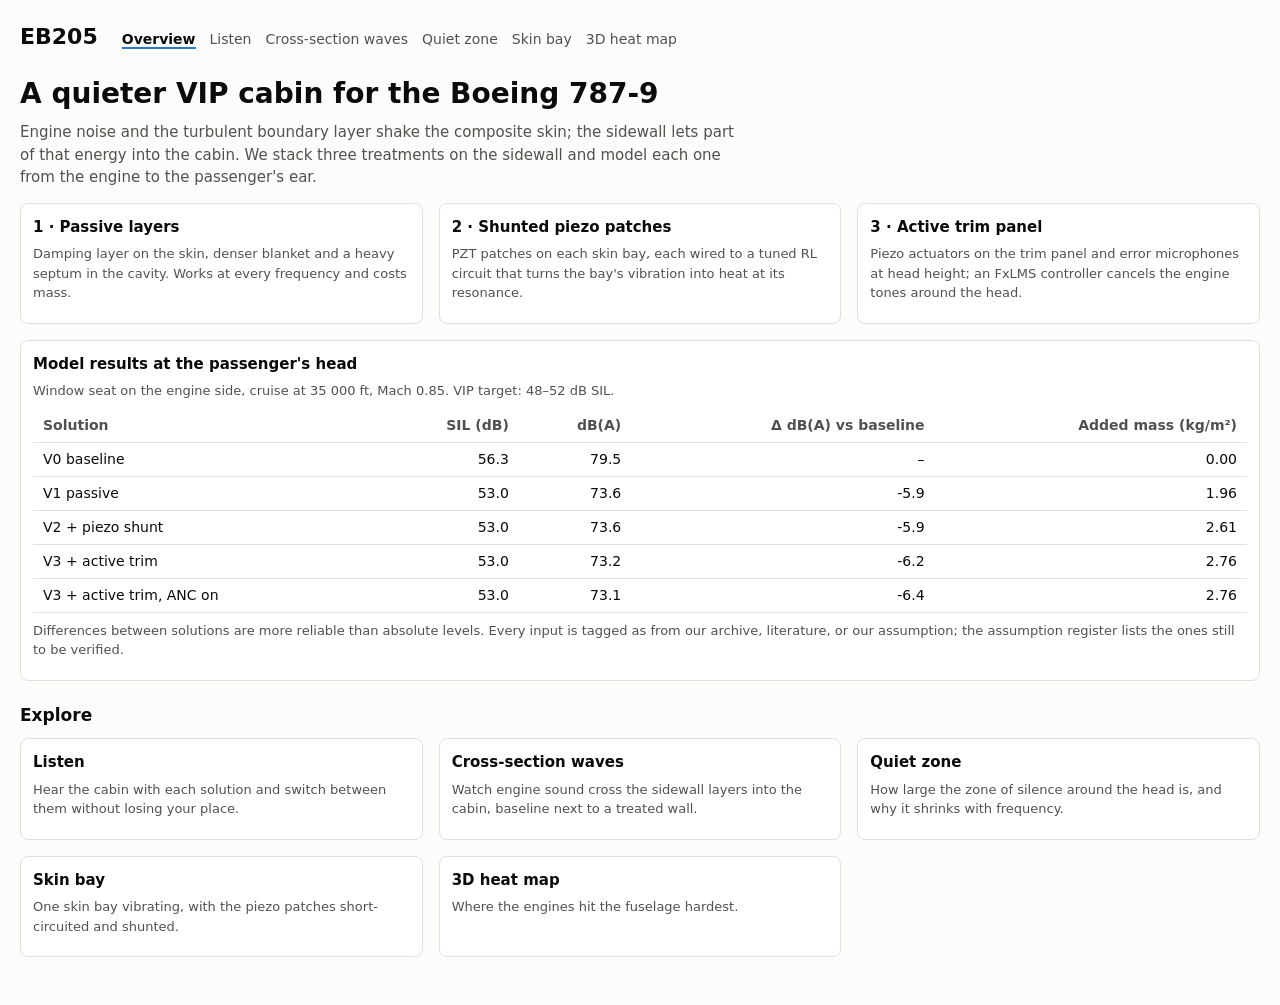
<file: demo/index.html>
<!doctype html>
<html lang="en">
<head>
<meta charset="utf-8">
<meta name="viewport" content="width=device-width, initial-scale=1">
<title>EB205 Quiet Cabin</title>
<link rel="stylesheet" href="css/style.css">
</head>
<body>
<div class="page">
  <header class="top">
    <h1>EB205</h1>
    <nav></nav>
  </header>
  <section class="hero">
    <h1>A quieter VIP cabin for the Boeing 787-9</h1>
    <p>Engine noise and the turbulent boundary layer shake the composite skin; the sidewall lets part of that
      energy into the cabin. We stack three treatments on the sidewall and model each one from the engine
      to the passenger's ear.</p>
  </section>

  <div class="grid3">
    <div class="card"><h2>1 · Passive layers</h2><p class="sub">Damping layer on the skin, denser blanket and a
      heavy septum in the cavity. Works at every frequency and costs mass.</p></div>
    <div class="card"><h2>2 · Shunted piezo patches</h2><p class="sub">PZT patches on each skin bay, each wired to a
      tuned RL circuit that turns the bay's vibration into heat at its resonance.</p></div>
    <div class="card"><h2>3 · Active trim panel</h2><p class="sub">Piezo actuators on the trim panel and error
      microphones at head height; an FxLMS controller cancels the engine tones around the head.</p></div>
  </div>

  <div class="card" style="margin-top:16px">
    <h2>Model results at the passenger's head</h2>
    <p class="sub">Window seat on the engine side, cruise at 35 000 ft, Mach 0.85. VIP target:
      <span id="target"></span> SIL.</p>
    <div class="table-wrap"><table class="results" id="results"></table></div>
    <p class="sub" style="margin-top:8px">Differences between solutions are more reliable than absolute levels.
      Every input is tagged as from our archive, literature, or our assumption; the assumption register lists the
      ones still to be verified.</p>
  </div>

  <h2 style="font-size:17px;margin:22px 0 10px">Explore</h2>
  <div class="grid3">
    <a class="card" href="listen.html"><h2>Listen</h2><p class="sub">Hear the cabin with each solution and switch
      between them without losing your place.</p></a>
    <a class="card" href="fdtd.html"><h2>Cross-section waves</h2><p class="sub">Watch engine sound cross the
      sidewall layers into the cabin, baseline next to a treated wall.</p></a>
    <a class="card" href="quiet_zone.html"><h2>Quiet zone</h2><p class="sub">How large the zone of silence around
      the head is, and why it shrinks with frequency.</p></a>
    <a class="card" href="bay.html"><h2>Skin bay</h2><p class="sub">One skin bay vibrating, with the piezo
      patches short-circuited and shunted.</p></a>
    <a class="card" href="heatmap.html"><h2>3D heat map</h2><p class="sub">Where the engines hit the fuselage
      hardest.</p></a>
  </div>
</div>
<script src="data/demo_data.js"></script>
<script src="js/common.js"></script>
<script src="js/nav.js"></script>
<script src="js/index_page.js"></script>
</body>
</html>
</file>
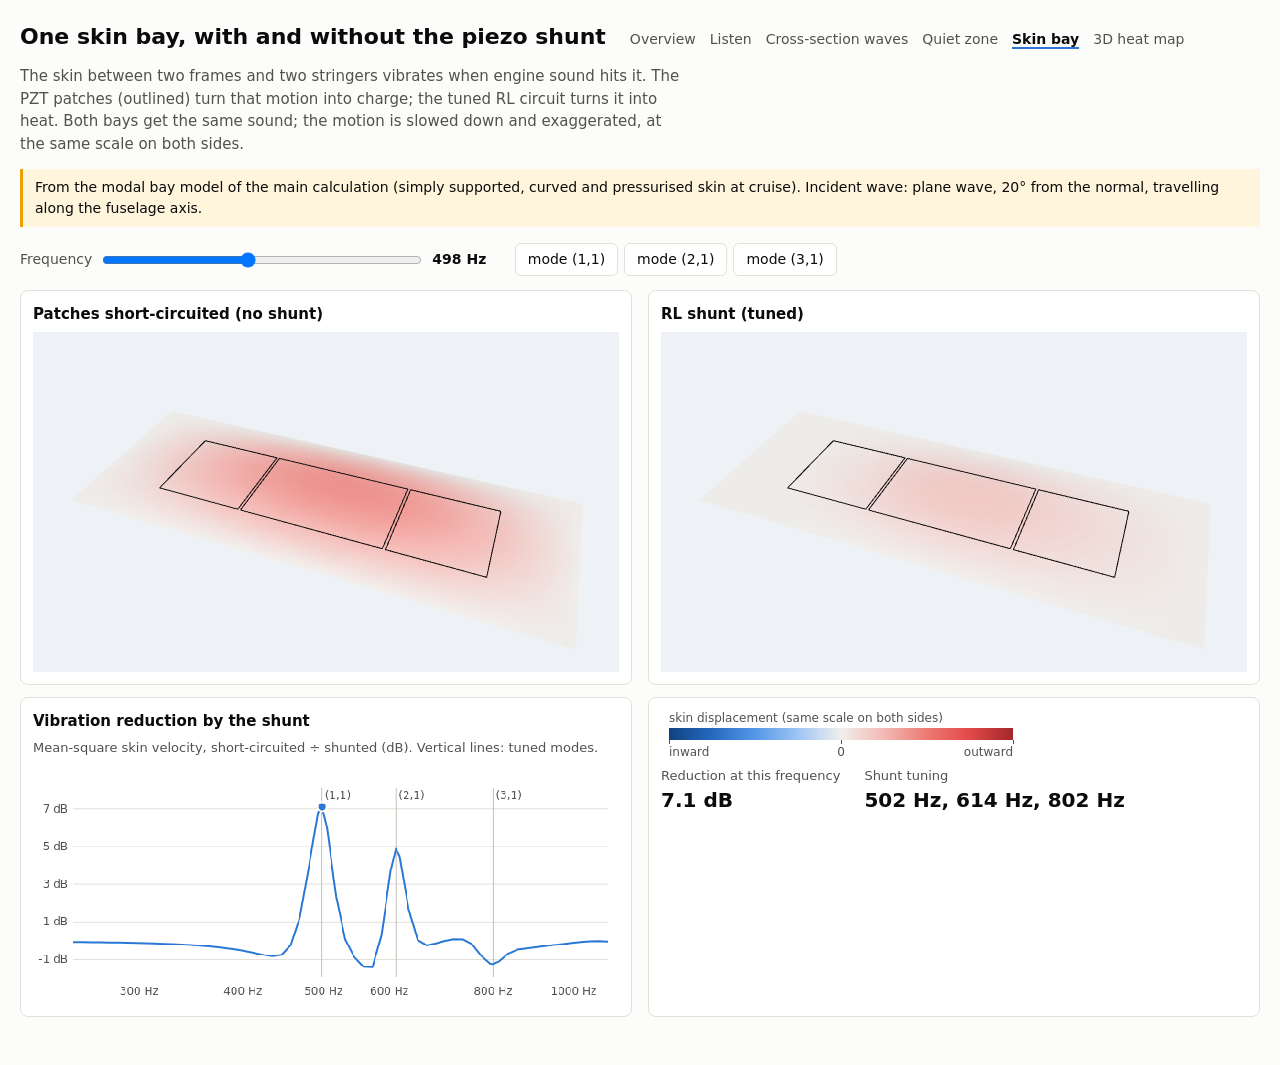
<file: demo/bay.html>
<!doctype html>
<html lang="en">
<head>
<meta charset="utf-8">
<meta name="viewport" content="width=device-width, initial-scale=1">
<title>Skin Bay</title>
<link rel="stylesheet" href="css/style.css">
</head>
<body>
<div class="page">
  <header class="top">
    <h1>One skin bay, with and without the piezo shunt</h1>
    <nav></nav>
  </header>
  <p class="lead">The skin between two frames and two stringers vibrates when engine sound hits it.
    The PZT patches (outlined) turn that motion into charge; the tuned RL circuit turns it into heat.
    Both bays get the same sound; the motion is slowed down and exaggerated, at the same scale on both sides.</p>
  <div class="note">From the modal bay model of the main calculation (simply supported, curved and
    pressurised skin at cruise). Incident wave: <span id="incidence"></span>.</div>
  <div class="controls">
    <label>Frequency <input id="freq" type="range" min="0" step="1"> <span class="value" id="freqValue"></span></label>
    <span id="modeButtons"></span>
  </div>
  <div class="grid2">
    <div class="card"><h2>Patches short-circuited (no shunt)</h2><div id="viewShort" class="view3d" style="height:340px"></div></div>
    <div class="card"><h2 id="shuntTitle">RL shunt</h2><div id="viewShunt" class="view3d" style="height:340px"></div></div>
  </div>
  <div class="grid2" style="margin-top:12px">
    <div class="card">
      <h2>Vibration reduction by the shunt</h2>
      <p class="sub">Mean-square skin velocity, short-circuited ÷ shunted (dB). Vertical lines: tuned modes.</p>
      <canvas id="chart" class="field" width="640" height="260"></canvas>
    </div>
    <div class="card">
      <canvas id="bar" class="bar" width="360" height="48"></canvas>
      <div class="stat">
        <div>Reduction at this frequency<b id="reduction">–</b></div>
        <div>Shunt tuning<b id="tuning">–</b></div>
      </div>
    </div>
  </div>
</div>
<script src="data/demo_data.js"></script>
<script src="vendor/three.min.js"></script>
<script src="js/common.js"></script>
<script src="js/nav.js"></script>
<script src="js/bay_page.js"></script>
</body>
</html>
</file>
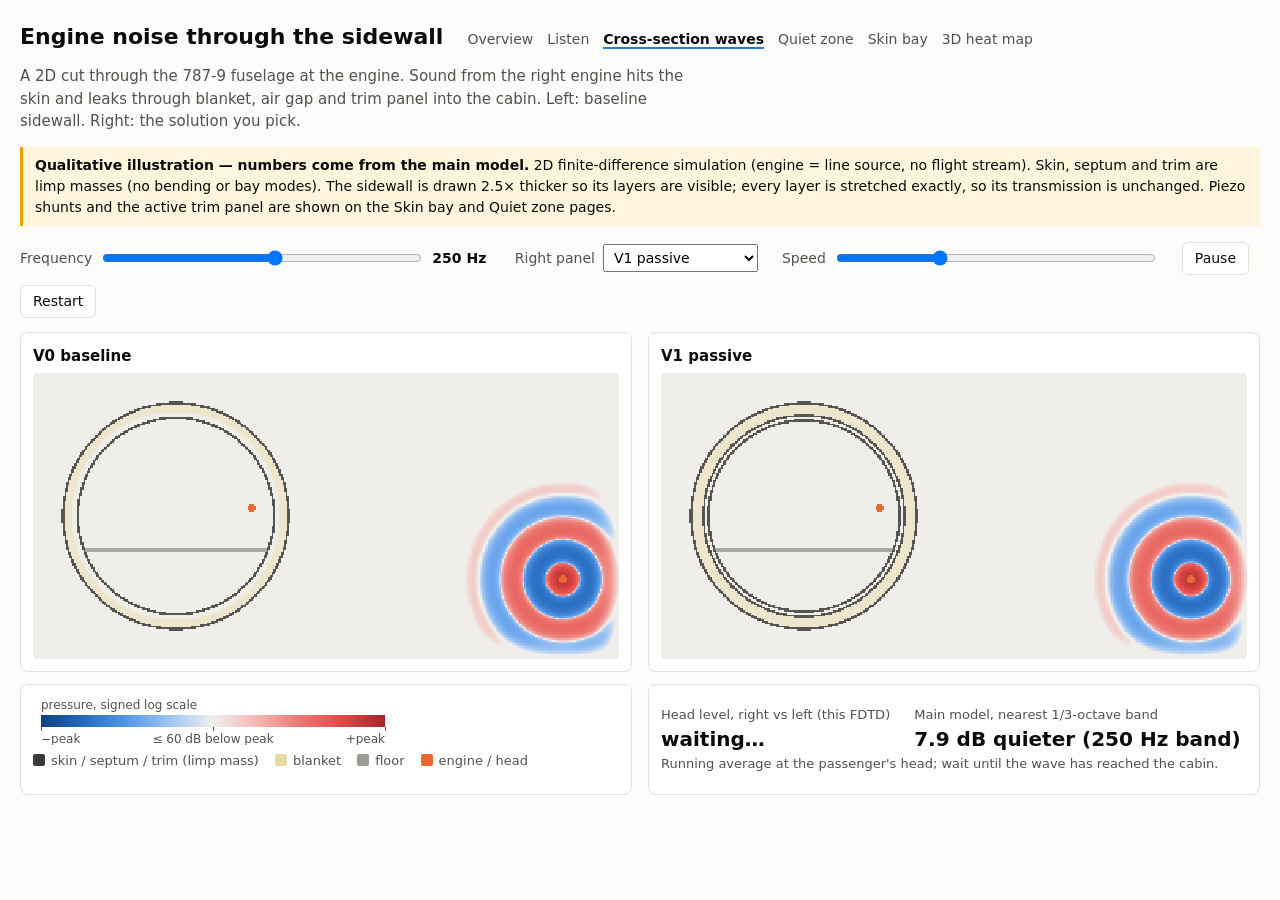
<file: demo/fdtd.html>
<!doctype html>
<html lang="en">
<head>
<meta charset="utf-8">
<meta name="viewport" content="width=device-width, initial-scale=1">
<title>Sidewall Waves</title>
<link rel="stylesheet" href="css/style.css">
</head>
<body>
<div class="page">
  <header class="top">
    <h1>Engine noise through the sidewall</h1>
    <nav></nav>
  </header>
  <p class="lead">A 2D cut through the 787-9 fuselage at the engine. Sound from the right engine hits the
    skin and leaks through blanket, air gap and trim panel into the cabin. Left: baseline sidewall.
    Right: the solution you pick.</p>
  <div class="note"><b>Qualitative illustration — numbers come from the main model.</b>
    2D finite-difference simulation (engine = line source, no flight stream). Skin, septum and trim are
    limp masses (no bending or bay modes). The sidewall is drawn <span id="exaggeration">2.5</span>× thicker
    so its layers are visible; every layer is stretched exactly, so its transmission is unchanged.
    Piezo shunts and the active trim panel are shown on the Skin bay and Quiet zone pages.</div>

  <div class="controls">
    <label>Frequency <input id="freq" type="range" min="0" max="1" step="0.001"> <span class="value" id="freqValue"></span></label>
    <label>Right panel <select id="solution"></select></label>
    <label>Speed <input id="speed" type="range" min="2" max="40" step="1" value="14"></label>
    <button id="play">Pause</button>
    <button id="restart">Restart</button>
  </div>

  <div class="grid2">
    <div class="card">
      <h2 id="leftTitle">Baseline</h2>
      <canvas id="left" class="field"></canvas>
    </div>
    <div class="card">
      <h2 id="rightTitle">Solution</h2>
      <canvas id="right" class="field"></canvas>
    </div>
  </div>

  <div class="grid2" style="margin-top:12px">
    <div class="card">
      <canvas id="bar" class="bar" width="360" height="48"></canvas>
      <div class="legend">
        <span style="--swatch:#3b3a36">skin / septum / trim (limp mass)</span>
        <span style="--swatch:#e9d9a6">blanket</span>
        <span style="--swatch:#9b9a94">floor</span>
        <span style="--swatch:#eb6834">engine / head</span>
      </div>
    </div>
    <div class="card">
      <div class="stat">
        <div>Head level, right vs left (this FDTD)<b id="fdtdDelta">–</b></div>
        <div>Main model, nearest 1/3-octave band<b id="modelDelta">–</b></div>
      </div>
      <p class="sub" id="statNote">Running average at the passenger's head; wait until the wave has reached the cabin.</p>
    </div>
  </div>
</div>
<script src="data/demo_data.js"></script>
<script src="js/common.js"></script>
<script src="js/nav.js"></script>
<script src="js/fdtd_core.js"></script>
<script src="js/fdtd_page.js"></script>
</body>
</html>
</file>
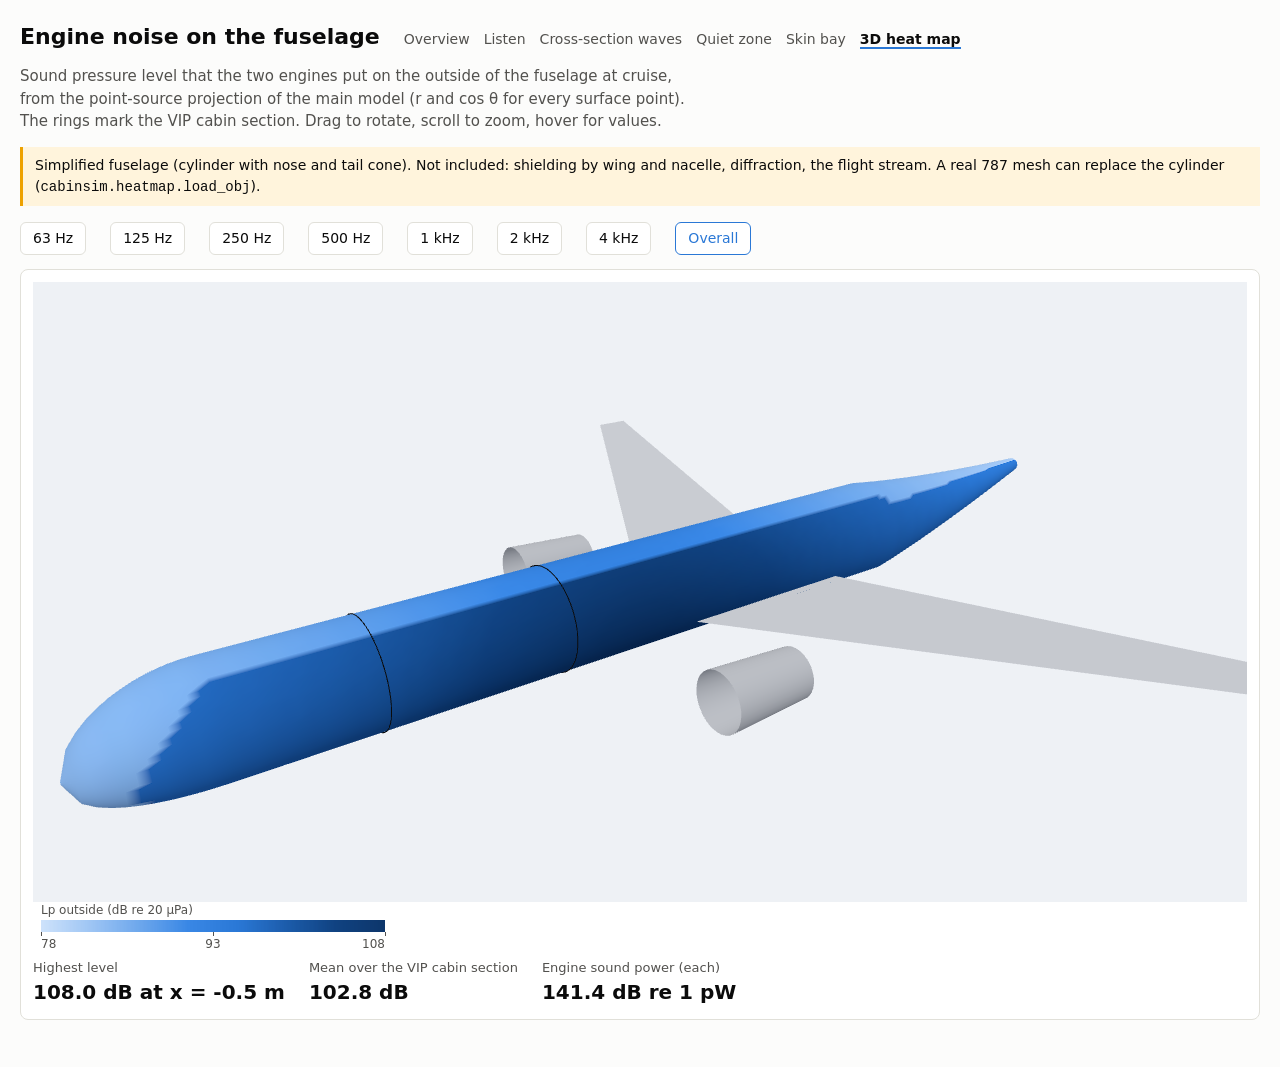
<file: demo/heatmap.html>
<!doctype html>
<html lang="en">
<head>
<meta charset="utf-8">
<meta name="viewport" content="width=device-width, initial-scale=1">
<title>Fuselage Heat Map</title>
<link rel="stylesheet" href="css/style.css">
</head>
<body>
<div class="page">
  <header class="top">
    <h1>Engine noise on the fuselage</h1>
    <nav></nav>
  </header>
  <p class="lead">Sound pressure level that the two engines put on the outside of the fuselage at cruise,
    from the point-source projection of the main model (r and cos θ for every surface point).
    The rings mark the VIP cabin section. Drag to rotate, scroll to zoom, hover for values.</p>
  <div class="note">Simplified fuselage (cylinder with nose and tail cone). Not included: shielding by
    wing and nacelle, diffraction, the flight stream. A real 787 mesh can replace the cylinder
    (<code>cabinsim.heatmap.load_obj</code>).</div>
  <div class="controls" id="bands"></div>
  <div class="card">
    <div id="view" class="view3d"></div>
    <canvas id="bar" class="bar" width="360" height="48"></canvas>
    <div class="stat">
      <div>Highest level<b id="maxLevel">–</b></div>
      <div>Mean over the VIP cabin section<b id="cabinLevel">–</b></div>
      <div>Engine sound power (each)<b id="lw">–</b></div>
    </div>
  </div>
</div>
<script src="data/demo_data.js"></script>
<script src="vendor/three.min.js"></script>
<script src="js/common.js"></script>
<script src="js/nav.js"></script>
<script src="js/heatmap_page.js"></script>
</body>
</html>
</file>
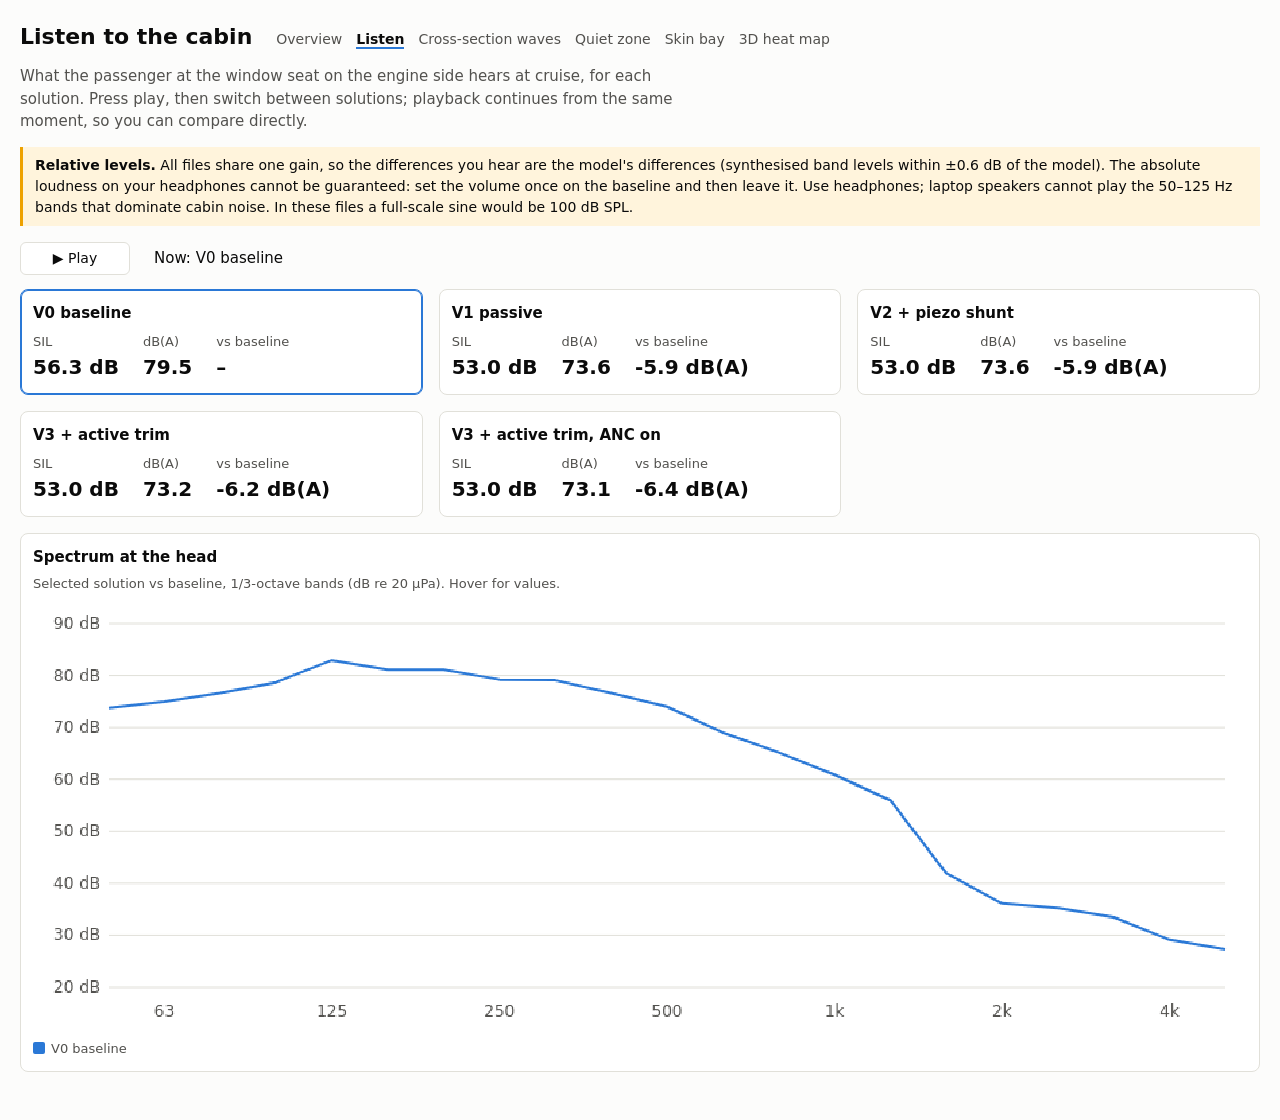
<file: demo/listen.html>
<!doctype html>
<html lang="en">
<head>
<meta charset="utf-8">
<meta name="viewport" content="width=device-width, initial-scale=1">
<title>Listen</title>
<link rel="stylesheet" href="css/style.css">
</head>
<body>
<div class="page">
  <header class="top">
    <h1>Listen to the cabin</h1>
    <nav></nav>
  </header>
  <p class="lead">What the passenger at the window seat on the engine side hears at cruise, for each solution.
    Press play, then switch between solutions; playback continues from the same moment, so you can compare directly.</p>
  <div class="note"><b>Relative levels.</b> All files share one gain, so the differences you hear are the model's
    differences (synthesised band levels within ±0.6 dB of the model). The absolute loudness on your headphones
    cannot be guaranteed: set the volume once on the baseline and then leave it. Use headphones; laptop speakers
    cannot play the 50–125 Hz bands that dominate cabin noise. <span id="calibration"></span></div>
  <div class="controls">
    <button id="play" style="min-width:110px">▶ Play</button>
    <span id="status" class="sub"></span>
  </div>
  <div class="grid3" id="cases"></div>
  <div class="card" style="margin-top:16px">
    <h2>Spectrum at the head</h2>
    <p class="sub">Selected solution vs baseline, 1/3-octave bands (dB re 20 µPa). Hover for values.</p>
    <canvas id="chart" class="field" width="900" height="320"></canvas>
    <div class="legend" id="legend"></div>
  </div>
</div>
<script src="data/demo_data.js"></script>
<script src="js/common.js"></script>
<script src="js/nav.js"></script>
<script src="js/listen_page.js"></script>
</body>
</html>
</file>
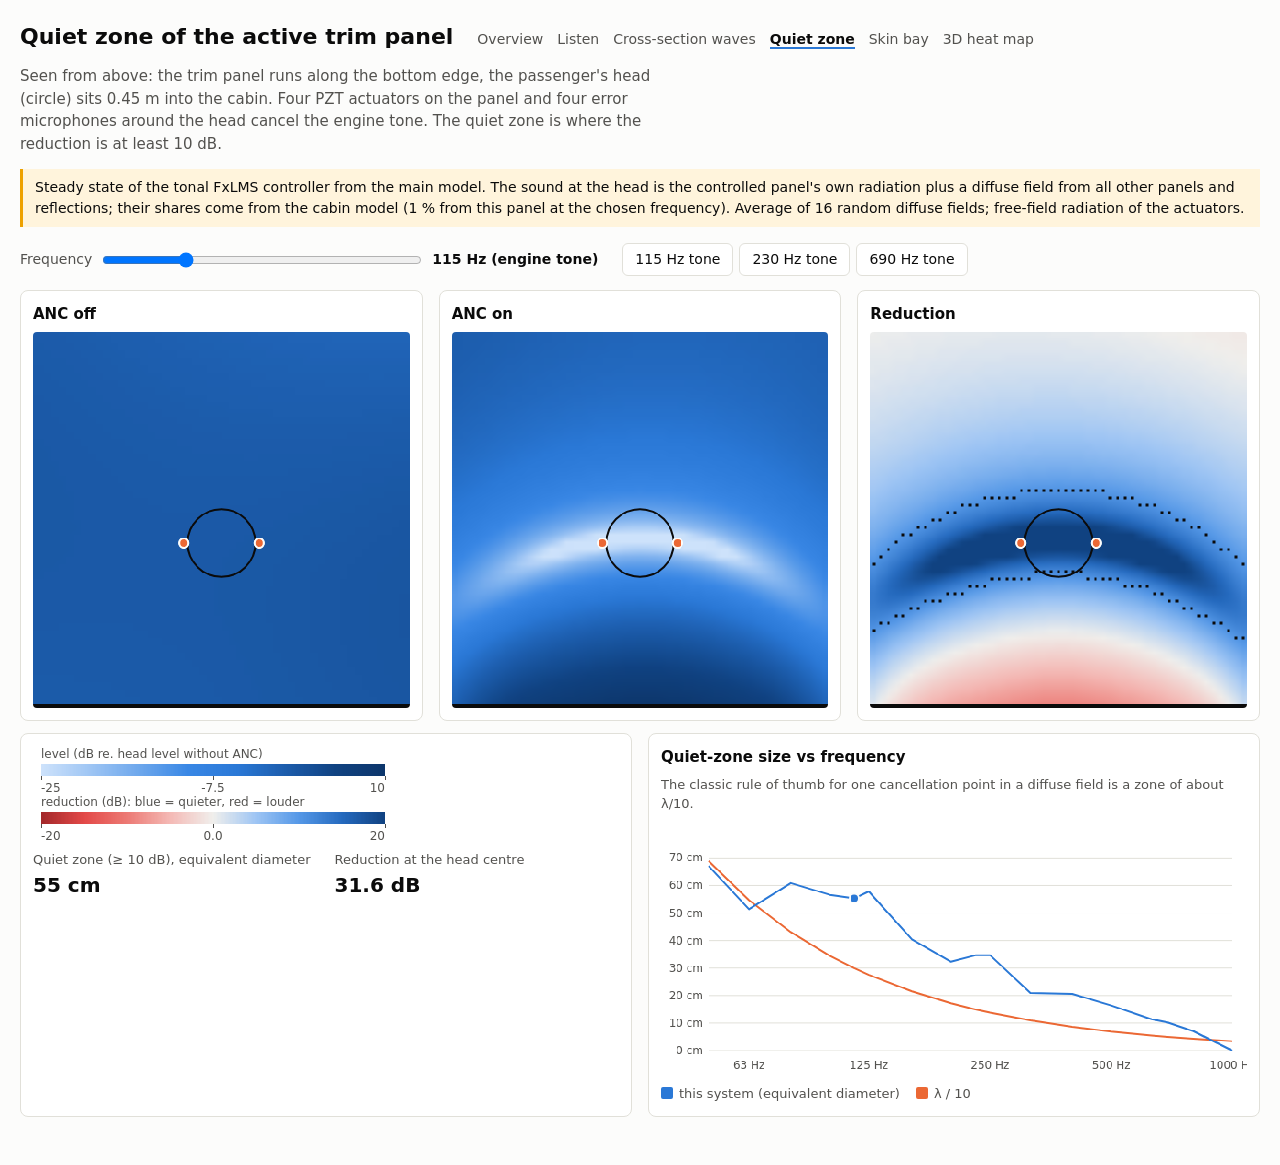
<file: demo/quiet_zone.html>
<!doctype html>
<html lang="en">
<head>
<meta charset="utf-8">
<meta name="viewport" content="width=device-width, initial-scale=1">
<title>Quiet Zone</title>
<link rel="stylesheet" href="css/style.css">
</head>
<body>
<div class="page">
  <header class="top">
    <h1>Quiet zone of the active trim panel</h1>
    <nav></nav>
  </header>
  <p class="lead">Seen from above: the trim panel runs along the bottom edge, the passenger's head (circle)
    sits <span id="headDistance"></span> m into the cabin. Four PZT actuators on the panel and four error
    microphones around the head cancel the engine tone. The quiet zone is where the reduction is at least 10 dB.</p>
  <div class="note">Steady state of the tonal FxLMS controller from the main model. The sound at the head is the
    controlled panel's own radiation plus a diffuse field from all other panels and reflections; their shares come
    from the cabin model (<span id="share"></span> from this panel at the chosen frequency). Average of
    <span id="realisations"></span> random diffuse fields; free-field radiation of the actuators.</div>
  <div class="controls">
    <label>Frequency <input id="freq" type="range" min="0" step="1"> <span class="value" id="freqValue"></span></label>
    <span id="toneButtons"></span>
  </div>
  <div class="grid3">
    <div class="card"><h2>ANC off</h2><canvas id="off" class="field" width="408" height="408"></canvas></div>
    <div class="card"><h2>ANC on</h2><canvas id="on" class="field" width="408" height="408"></canvas></div>
    <div class="card"><h2>Reduction</h2><canvas id="att" class="field" width="408" height="408"></canvas></div>
  </div>
  <div class="grid2" style="margin-top:12px">
    <div class="card">
      <canvas id="barLevel" class="bar" width="360" height="48"></canvas>
      <canvas id="barAtt" class="bar" width="360" height="48"></canvas>
      <div class="stat">
        <div>Quiet zone (≥ 10 dB), equivalent diameter<b id="diameter">–</b></div>
        <div>Reduction at the head centre<b id="headAtt">–</b></div>
      </div>
    </div>
    <div class="card">
      <h2>Quiet-zone size vs frequency</h2>
      <p class="sub">The classic rule of thumb for one cancellation point in a diffuse field is a zone of about λ/10.</p>
      <canvas id="chart" class="field" width="640" height="280"></canvas>
      <div class="legend"><span style="--swatch:#2a78d6">this system (equivalent diameter)</span>
        <span style="--swatch:#eb6834">λ / 10</span></div>
    </div>
  </div>
</div>
<script src="data/demo_data.js"></script>
<script src="js/common.js"></script>
<script src="js/nav.js"></script>
<script src="js/quiet_zone_page.js"></script>
</body>
</html>
</file>
<file: demo/css/style.css>
/* Light, quiet styling shared by all demo pages. */
:root {
  --surface: #fcfcfb;
  --panel: #f4f3ef;
  --ink: #0b0b0b;
  --ink-2: #52514e;
  --line: #e1e0d9;
  --accent: #2a78d6;
  --warn-bg: #fff4dc;
  color-scheme: light;
}
* { box-sizing: border-box; }
body {
  margin: 0;
  background: var(--surface);
  color: var(--ink);
  font: 15px/1.5 system-ui, -apple-system, "Segoe UI", Roboto, sans-serif;
}
.page { max-width: 1280px; margin: 0 auto; padding: 20px 20px 48px; }
header.top { display: flex; flex-wrap: wrap; align-items: baseline; gap: 8px 24px; margin-bottom: 12px; }
header.top h1 { font-size: 22px; margin: 0; }
header.top nav a { color: var(--ink-2); margin-right: 14px; text-decoration: none; font-size: 14px; }
header.top nav a.active { color: var(--ink); font-weight: 600; border-bottom: 2px solid var(--accent); }
p.lead { color: var(--ink-2); margin: 0 0 14px; max-width: 70ch; }
.note {
  background: var(--warn-bg);
  border-left: 3px solid #eda100;
  padding: 8px 12px;
  margin: 10px 0 16px;
  font-size: 14px;
}
.controls { display: flex; flex-wrap: wrap; gap: 10px 24px; align-items: center; margin: 8px 0 14px; }
.controls label { font-size: 14px; color: var(--ink-2); display: flex; align-items: center; gap: 8px; }
.controls input[type=range] { width: min(320px, 60vw); }
.controls .value { font-variant-numeric: tabular-nums; color: var(--ink); font-weight: 600; min-width: 6ch; }
button {
  font: inherit; font-size: 14px; padding: 5px 12px; border-radius: 6px;
  border: 1px solid var(--line); background: #fff; color: var(--ink); cursor: pointer;
}
button.active, button:hover { border-color: var(--accent); color: var(--accent); }
select { font: inherit; font-size: 14px; padding: 4px 6px; }
.grid2 { display: grid; grid-template-columns: repeat(auto-fit, minmax(min(100%, 520px), 1fr)); gap: 16px; }
.grid3 { display: grid; grid-template-columns: repeat(auto-fit, minmax(min(100%, 340px), 1fr)); gap: 16px; }
.card { background: #fff; border: 1px solid var(--line); border-radius: 8px; padding: 12px; }
.card h2 { font-size: 15px; margin: 0 0 6px; }
.card .sub { font-size: 13px; color: var(--ink-2); margin: 0 0 8px; }
canvas.field { width: 100%; height: auto; display: block; image-rendering: pixelated; border-radius: 4px; }
canvas.bar { width: 100%; max-width: 360px; height: 48px; display: block; }
.stat { display: flex; gap: 24px; flex-wrap: wrap; margin-top: 8px; }
.stat div { font-size: 13px; color: var(--ink-2); }
.stat b { display: block; font-size: 20px; color: var(--ink); font-variant-numeric: tabular-nums; }
.view3d { width: 100%; height: min(70vh, 620px); border-radius: 8px; background: #eef1f5; touch-action: none; }
.tooltip {
  position: absolute; pointer-events: none; background: #fff; color: var(--ink);
  border: 1px solid var(--line); border-radius: 6px; padding: 4px 8px; font-size: 13px;
  box-shadow: 0 2px 8px rgba(0, 0, 0, 0.08); white-space: pre; z-index: 10;
}
.missing { background: #fde8e8; padding: 10px 14px; margin: 0; }
.legend { display: flex; flex-wrap: wrap; gap: 6px 16px; font-size: 13px; color: var(--ink-2); margin-top: 6px; }
.legend span::before {
  content: ""; display: inline-block; width: 12px; height: 12px; border-radius: 2px;
  margin-right: 6px; vertical-align: -1px; background: var(--swatch);
}
[hidden] { display: none !important; }
button.card { font: inherit; color: inherit; cursor: pointer; width: 100%; }
button.card.active { border-color: var(--accent); box-shadow: inset 0 0 0 1px var(--accent); }
.hero { padding: 8px 0 4px; }
.hero h1 { font-size: 28px; margin: 0 0 6px; }
.hero p { color: var(--ink-2); max-width: 75ch; margin: 0 0 10px; }
a.card { display: block; text-decoration: none; color: inherit; }
a.card:hover { border-color: var(--accent); }
table.results { border-collapse: collapse; width: 100%; font-variant-numeric: tabular-nums; font-size: 14px; }
table.results th, table.results td { text-align: right; padding: 6px 10px; border-bottom: 1px solid var(--line); }
table.results th:first-child, table.results td:first-child { text-align: left; }
table.results th { color: var(--ink-2); font-weight: 600; }
.table-wrap { overflow-x: auto; }
</file>
